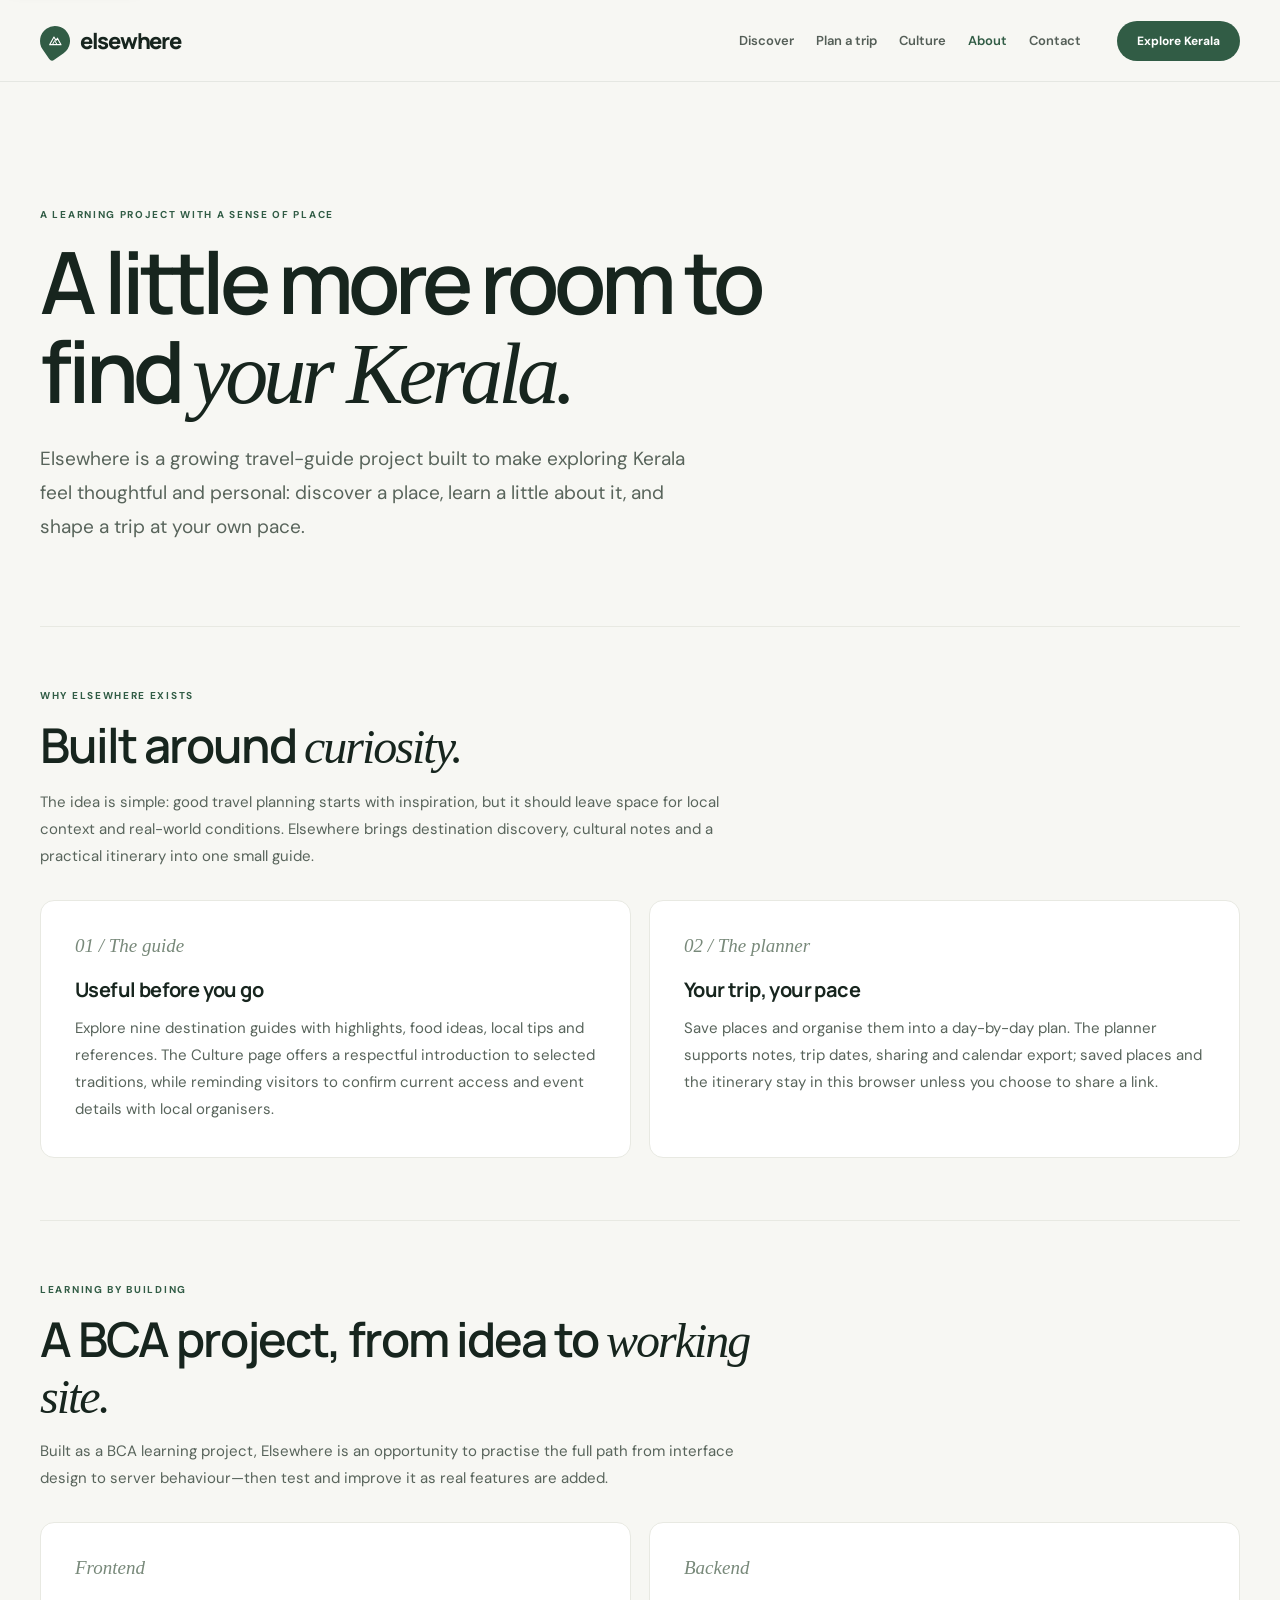
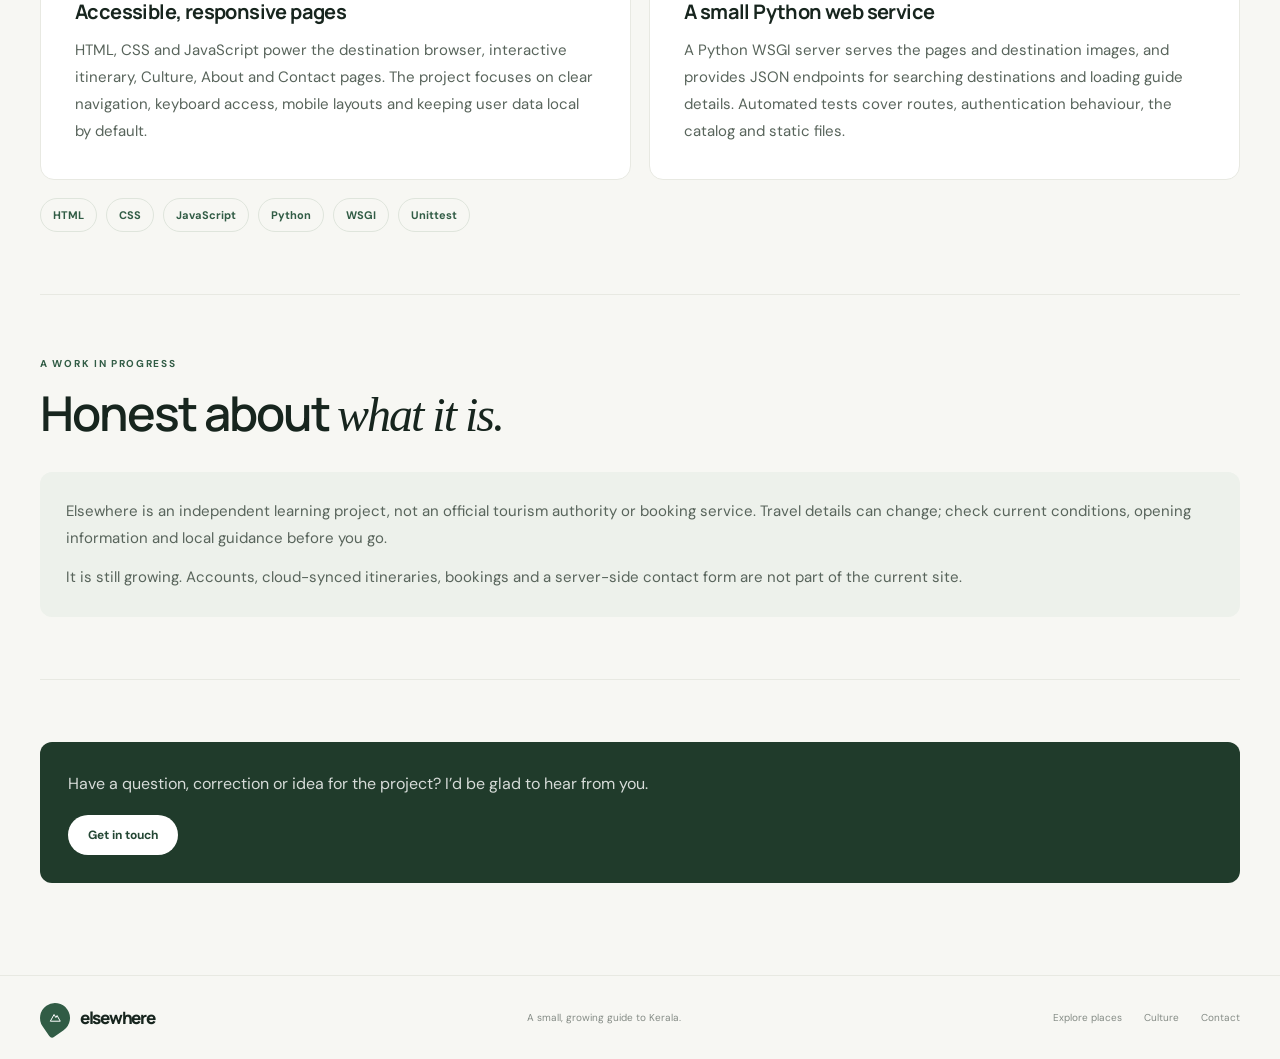
<file: about.html>
<!DOCTYPE html>
<html lang="en">
<head>
  <meta charset="UTF-8">
  <meta name="viewport" content="width=device-width, initial-scale=1.0">
  <meta name="theme-color" content="#f7f7f3">
  <meta name="description" content="Meet Elsewhere: a Kerala travel-guide and itinerary project built as part of a BCA student's web-development journey.">
  <title>About — Elsewhere, Kerala</title>
  <link rel="preconnect" href="https://fonts.googleapis.com">
  <link rel="preconnect" href="https://fonts.gstatic.com" crossorigin>
  <link href="https://fonts.googleapis.com/css2?family=DM+Sans:wght@400;500;600;700&family=Manrope:wght@400;500;600;700;800&display=swap" rel="stylesheet">
  <link rel="stylesheet" href="/navigation.css">
  <style>
    :root {
      color-scheme: light;
      --ink: #17251e;
      --green: #315c45;
      --green-dark: #244734;
      --paper: #f7f7f3;
      --line: #e8e9e2;
      --serif: Georgia, "Times New Roman", serif;
      --sans: "DM Sans", sans-serif;
      --display: "Manrope", sans-serif;
    }
    * { box-sizing: border-box; }
    html { scroll-behavior: smooth; }
    body { margin: 0; background: var(--paper); color: var(--ink); font-family: var(--sans); -webkit-font-smoothing: antialiased; }
    a { color: inherit; text-decoration: none; }
    :focus-visible { outline: 3px solid #98620b; outline-offset: 3px; }
    h1, h2, h3, p { margin-top: 0; }
    .about-hero { padding: clamp(66px, 10vw, 126px) 0 82px; }
    .eyebrow, .kicker { margin: 0 0 16px; color: var(--green); font-size: 10px; font-weight: 700; letter-spacing: 1.7px; text-transform: uppercase; }
    h1 { max-width: 850px; margin-bottom: 22px; font: 600 clamp(44px, 8vw, 86px)/1.04 var(--display); letter-spacing: -5px; }
    h1 em, h2 em { font-family: var(--serif); font-weight: 400; }
    .hero-copy { max-width: 680px; margin-bottom: 0; color: #58645b; font-size: clamp(16px, 2vw, 19px); line-height: 1.8; }
    .about-section { padding: 62px 0; border-top: 1px solid var(--line); }
    .section-heading { max-width: 720px; margin-bottom: 30px; }
    h2 { margin-bottom: 14px; font: 600 clamp(30px, 4vw, 48px)/1.13 var(--display); letter-spacing: -2px; }
    .section-intro, .about-card p, .project-note p { color: #58645b; font-size: 15px; line-height: 1.8; }
    .about-grid { display: grid; grid-template-columns: repeat(2, minmax(0, 1fr)); gap: 18px; }
    .about-card { min-width: 0; padding: clamp(22px, 4vw, 34px); border: 1px solid var(--line); border-radius: 14px; background: #fff; }
    .about-card h3 { margin-bottom: 12px; font: 700 20px/1.3 var(--display); letter-spacing: -.6px; }
    .about-card p:last-child { margin-bottom: 0; }
    .card-index { display: block; margin-bottom: 20px; color: #78897a; font: italic 19px var(--serif); }
    .stack-list { display: flex; flex-wrap: wrap; gap: 9px; margin-top: 18px; }
    .stack-list span { padding: 9px 12px; border: 1px solid #dfe5dc; border-radius: 99px; color: var(--green); font-size: 11px; font-weight: 700; }
    .project-note { padding: 26px; border-radius: 12px; background: #edf1eb; }
    .project-note p { margin: 0; }
    .project-note p + p { margin-top: 12px; }
    .closing { padding: 28px; border-radius: 12px; background: #203b2b; color: #fff; }
    .closing p { max-width: 740px; margin-bottom: 16px; color: rgba(255,255,255,.82); line-height: 1.8; }
    .closing .sign-in { width: fit-content; background: #fff; color: var(--green-dark); }
    .footer { margin-top: 30px; border-top: 1px solid var(--line); }
    .footer-inner { min-height: 83px; display: flex; align-items: center; justify-content: space-between; gap: 18px; color: #858c86; font-size: 10px; }
    .footer-inner .brand { color: var(--ink); font-size: 17px; }
    .footer-links { display: flex; flex-wrap: wrap; gap: 22px; }
    .footer-links a:hover { color: var(--green); }
    @media (max-width: 640px) {
      h1 { letter-spacing: -3px; }
      .about-hero { padding: 62px 0 54px; }
      .about-section { padding: 48px 0; }
      .about-grid { grid-template-columns: 1fr; }
      .footer-inner { min-height: 100px; flex-wrap: wrap; justify-content: space-between; padding: 20px 0; }
      .footer-inner > span { order: 3; width: 100%; }
      .footer-links { gap: 13px; font-size: 9px; }
    }
    @media (prefers-reduced-motion: reduce) {
      *, *::before, *::after { scroll-behavior: auto !important; transition-duration: .01ms !important; animation-duration: .01ms !important; }
    }
  </style>
</head>
<body>
  <a class="skip-link" href="#main-content">Skip to content</a>
  <header class="topbar">
    <nav class="nav shell" aria-label="Main navigation">
      <a class="brand" href="/" aria-label="Elsewhere home">
        <span class="brand-mark" aria-hidden="true">
          <svg width="16" height="16" viewBox="0 0 24 24" fill="none"><path d="M4 17.5 10.4 6l3.1 5.3 2.1-3.5L21 17.5H4Z" stroke="currentColor" stroke-width="1.7" stroke-linejoin="round"/><path d="m8.1 17.5 3.4-6.1 3.6 6.1" stroke="currentColor" stroke-width="1.5" stroke-linejoin="round"/></svg>
        </span>
        elsewhere
      </a>
      <div class="nav-links" id="nav-links">
        <a href="/#destinations">Discover</a>
        <a href="/#trip-planner">Plan a trip</a>
        <a href="/culture.html">Culture</a>
        <a href="/about.html" aria-current="page">About</a>
        <a href="/contact.html">Contact</a>
      </div>
      <div class="nav-actions">
        <a class="sign-in" href="/#destinations">Explore Kerala</a>
        <button class="menu-toggle" id="menu-toggle" type="button" aria-label="Open navigation menu" aria-expanded="false" aria-controls="nav-links">
          <svg width="21" height="21" viewBox="0 0 24 24" fill="none" aria-hidden="true"><path d="M4 7h16M4 12h16M4 17h16" stroke="currentColor" stroke-width="1.7" stroke-linecap="round"/></svg>
        </button>
      </div>
    </nav>
  </header>

  <main id="main-content" class="shell" tabindex="-1">
    <section class="about-hero" aria-labelledby="about-title">
      <p class="eyebrow">A learning project with a sense of place</p>
      <h1 id="about-title">A little more room to find <em>your Kerala.</em></h1>
      <p class="hero-copy">Elsewhere is a growing travel-guide project built to make exploring Kerala feel thoughtful and personal: discover a place, learn a little about it, and shape a trip at your own pace.</p>
    </section>

    <section class="about-section" aria-labelledby="story-title">
      <div class="section-heading">
        <p class="kicker">Why Elsewhere exists</p>
        <h2 id="story-title">Built around <em>curiosity.</em></h2>
        <p class="section-intro">The idea is simple: good travel planning starts with inspiration, but it should leave space for local context and real-world conditions. Elsewhere brings destination discovery, cultural notes and a practical itinerary into one small guide.</p>
      </div>
      <div class="about-grid">
        <article class="about-card">
          <span class="card-index">01 / The guide</span>
          <h3>Useful before you go</h3>
          <p>Explore nine destination guides with highlights, food ideas, local tips and references. The Culture page offers a respectful introduction to selected traditions, while reminding visitors to confirm current access and event details with local organisers.</p>
        </article>
        <article class="about-card">
          <span class="card-index">02 / The planner</span>
          <h3>Your trip, your pace</h3>
          <p>Save places and organise them into a day-by-day plan. The planner supports notes, trip dates, sharing and calendar export; saved places and the itinerary stay in this browser unless you choose to share a link.</p>
        </article>
      </div>
    </section>

    <section class="about-section" aria-labelledby="build-title">
      <div class="section-heading">
        <p class="kicker">Learning by building</p>
        <h2 id="build-title">A BCA project, from idea to <em>working site.</em></h2>
        <p class="section-intro">Built as a BCA learning project, Elsewhere is an opportunity to practise the full path from interface design to server behaviour—then test and improve it as real features are added.</p>
      </div>
      <div class="about-grid">
        <article class="about-card">
          <span class="card-index">Frontend</span>
          <h3>Accessible, responsive pages</h3>
          <p>HTML, CSS and JavaScript power the destination browser, interactive itinerary, Culture, About and Contact pages. The project focuses on clear navigation, keyboard access, mobile layouts and keeping user data local by default.</p>
        </article>
        <article class="about-card">
          <span class="card-index">Backend</span>
          <h3>A small Python web service</h3>
          <p>A Python WSGI server serves the pages and destination images, and provides JSON endpoints for searching destinations and loading guide details. Automated tests cover routes, authentication behaviour, the catalog and static files.</p>
        </article>
      </div>
      <div class="stack-list" aria-label="Technologies used">
        <span>HTML</span><span>CSS</span><span>JavaScript</span><span>Python</span><span>WSGI</span><span>Unittest</span>
      </div>
    </section>

    <section class="about-section" aria-labelledby="scope-title">
      <div class="section-heading">
        <p class="kicker">A work in progress</p>
        <h2 id="scope-title">Honest about <em>what it is.</em></h2>
      </div>
      <div class="project-note">
        <p>Elsewhere is an independent learning project, not an official tourism authority or booking service. Travel details can change; check current conditions, opening information and local guidance before you go.</p>
        <p>It is still growing. Accounts, cloud-synced itineraries, bookings and a server-side contact form are not part of the current site.</p>
      </div>
    </section>

    <section class="about-section" aria-label="Explore more">
      <div class="closing">
        <p>Have a question, correction or idea for the project? I’d be glad to hear from you.</p>
        <a class="sign-in" href="/contact.html">Get in touch</a>
      </div>
    </section>
  </main>

  <footer class="footer">
    <div class="footer-inner shell">
      <a class="brand" href="/" aria-label="Elsewhere home">
        <span class="brand-mark" aria-hidden="true"><svg width="14" height="14" viewBox="0 0 24 24" fill="none"><path d="M4 17.5 10.4 6l3.1 5.3 2.1-3.5L21 17.5H4Z" stroke="currentColor" stroke-width="1.7" stroke-linejoin="round"/></svg></span> elsewhere
      </a>
      <span>A small, growing guide to Kerala.</span>
      <div class="footer-links"><a href="/#destinations">Explore places</a><a href="/culture.html">Culture</a><a href="/contact.html">Contact</a></div>
    </div>
  </footer>
  <script src="/navigation.js"></script>
</body>
</html>
</file>
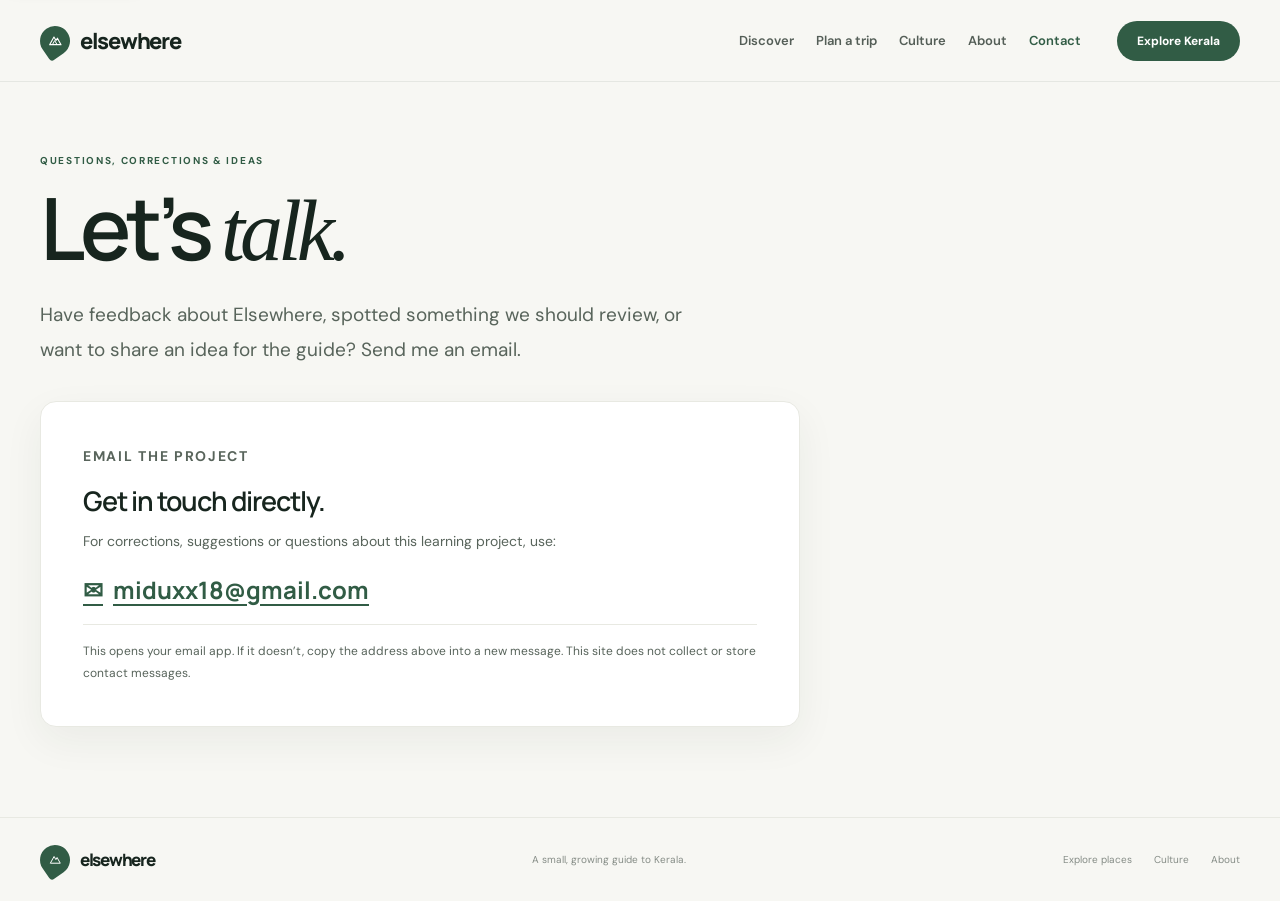
<file: contact.html>
<!DOCTYPE html>
<html lang="en">
<head>
  <meta charset="UTF-8">
  <meta name="viewport" content="width=device-width, initial-scale=1.0">
  <meta name="theme-color" content="#f7f7f3">
  <meta name="description" content="Contact the Elsewhere Kerala guide project with a question, correction or suggestion.">
  <title>Contact — Elsewhere, Kerala</title>
  <link rel="preconnect" href="https://fonts.googleapis.com">
  <link rel="preconnect" href="https://fonts.gstatic.com" crossorigin>
  <link href="https://fonts.googleapis.com/css2?family=DM+Sans:wght@400;500;600;700&family=Manrope:wght@400;500;600;700;800&display=swap" rel="stylesheet">
  <link rel="stylesheet" href="/navigation.css">
  <style>
    :root {
      color-scheme: light;
      --ink: #17251e;
      --green: #315c45;
      --green-dark: #244734;
      --paper: #f7f7f3;
      --line: #e8e9e2;
      --serif: Georgia, "Times New Roman", serif;
      --sans: "DM Sans", sans-serif;
      --display: "Manrope", sans-serif;
    }
    * { box-sizing: border-box; }
    html { scroll-behavior: smooth; }
    body { margin: 0; background: var(--paper); color: var(--ink); font-family: var(--sans); -webkit-font-smoothing: antialiased; }
    a { color: inherit; text-decoration: none; }
    :focus-visible { outline: 3px solid #98620b; outline-offset: 3px; }
    h1, h2, p { margin-top: 0; }
    .contact-main { min-height: calc(100vh - 82px - 114px); display: grid; align-content: center; padding-top: 72px; padding-bottom: 90px; }
    .eyebrow, .kicker { margin: 0 0 16px; color: var(--green); font-size: 10px; font-weight: 700; letter-spacing: 1.7px; text-transform: uppercase; }
    h1 { max-width: 780px; margin-bottom: 22px; font: 600 clamp(44px, 8vw, 86px)/1.04 var(--display); letter-spacing: -5px; }
    h1 em, h2 em { font-family: var(--serif); font-weight: 400; }
    .intro { max-width: 650px; margin-bottom: 34px; color: #58645b; font-size: clamp(16px, 2vw, 19px); line-height: 1.8; }
    .contact-card { max-width: 760px; padding: clamp(24px, 5vw, 42px); border: 1px solid var(--line); border-radius: 16px; background: #fff; box-shadow: 0 14px 40px rgba(30,45,34,.06); }
    .contact-card h2 { margin-bottom: 12px; font: 600 27px/1.2 var(--display); letter-spacing: -1px; }
    .contact-card p { color: #58645b; font-size: 14px; line-height: 1.8; }
    .email-link { display: inline-flex; align-items: center; gap: 10px; margin: 4px 0 18px; color: var(--green); font: 700 clamp(18px, 3vw, 24px)/1.4 var(--display); overflow-wrap: anywhere; text-decoration: underline; text-underline-offset: 5px; }
    .email-link:hover { color: var(--green-dark); }
    .privacy-note { margin-bottom: 0; padding-top: 16px; border-top: 1px solid var(--line); font-size: 12px !important; }
    .footer { border-top: 1px solid var(--line); }
    .footer-inner { min-height: 83px; display: flex; align-items: center; justify-content: space-between; gap: 18px; color: #858c86; font-size: 10px; }
    .footer-inner .brand { color: var(--ink); font-size: 17px; }
    .footer-links { display: flex; flex-wrap: wrap; gap: 22px; }
    .footer-links a:hover { color: var(--green); }
    @media (max-width: 640px) {
      h1 { letter-spacing: -3px; }
      .contact-main { min-height: calc(100vh - 68px - 100px); padding-top: 54px; padding-bottom: 62px; }
      .contact-card h2 { font-size: 23px; }
      .footer-inner { min-height: 100px; flex-wrap: wrap; justify-content: space-between; padding: 20px 0; }
      .footer-inner > span { order: 3; width: 100%; }
      .footer-links { gap: 13px; font-size: 9px; }
    }
    @media (prefers-reduced-motion: reduce) {
      *, *::before, *::after { scroll-behavior: auto !important; transition-duration: .01ms !important; animation-duration: .01ms !important; }
    }
  </style>
</head>
<body>
  <a class="skip-link" href="#main-content">Skip to content</a>
  <header class="topbar">
    <nav class="nav shell" aria-label="Main navigation">
      <a class="brand" href="/" aria-label="Elsewhere home">
        <span class="brand-mark" aria-hidden="true">
          <svg width="16" height="16" viewBox="0 0 24 24" fill="none"><path d="M4 17.5 10.4 6l3.1 5.3 2.1-3.5L21 17.5H4Z" stroke="currentColor" stroke-width="1.7" stroke-linejoin="round"/><path d="m8.1 17.5 3.4-6.1 3.6 6.1" stroke="currentColor" stroke-width="1.5" stroke-linejoin="round"/></svg>
        </span>
        elsewhere
      </a>
      <div class="nav-links" id="nav-links">
        <a href="/#destinations">Discover</a>
        <a href="/#trip-planner">Plan a trip</a>
        <a href="/culture.html">Culture</a>
        <a href="/about.html">About</a>
        <a href="/contact.html" aria-current="page">Contact</a>
      </div>
      <div class="nav-actions">
        <a class="sign-in" href="/#destinations">Explore Kerala</a>
        <button class="menu-toggle" id="menu-toggle" type="button" aria-label="Open navigation menu" aria-expanded="false" aria-controls="nav-links">
          <svg width="21" height="21" viewBox="0 0 24 24" fill="none" aria-hidden="true"><path d="M4 7h16M4 12h16M4 17h16" stroke="currentColor" stroke-width="1.7" stroke-linecap="round"/></svg>
        </button>
      </div>
    </nav>
  </header>

  <main id="main-content" class="contact-main shell" tabindex="-1">
    <section aria-labelledby="contact-title">
      <p class="eyebrow">Questions, corrections &amp; ideas</p>
      <h1 id="contact-title">Let’s <em>talk.</em></h1>
      <p class="intro">Have feedback about Elsewhere, spotted something we should review, or want to share an idea for the guide? Send me an email.</p>
      <div class="contact-card">
        <p class="kicker">Email the project</p>
        <h2>Get in touch directly.</h2>
        <p>For corrections, suggestions or questions about this learning project, use:</p>
        <a class="email-link" href="mailto:miduxx18@gmail.com?subject=Elsewhere%20Kerala%20guide">
          <span aria-hidden="true">✉</span>
          <span>miduxx18@gmail.com</span>
        </a>
        <p class="privacy-note">This opens your email app. If it doesn’t, copy the address above into a new message. This site does not collect or store contact messages.</p>
      </div>
    </section>
  </main>

  <footer class="footer">
    <div class="footer-inner shell">
      <a class="brand" href="/" aria-label="Elsewhere home">
        <span class="brand-mark" aria-hidden="true"><svg width="14" height="14" viewBox="0 0 24 24" fill="none"><path d="M4 17.5 10.4 6l3.1 5.3 2.1-3.5L21 17.5H4Z" stroke="currentColor" stroke-width="1.7" stroke-linejoin="round"/></svg></span> elsewhere
      </a>
      <span>A small, growing guide to Kerala.</span>
      <div class="footer-links"><a href="/#destinations">Explore places</a><a href="/culture.html">Culture</a><a href="/about.html">About</a></div>
    </div>
  </footer>
  <script src="/navigation.js"></script>
</body>
</html>
</file>
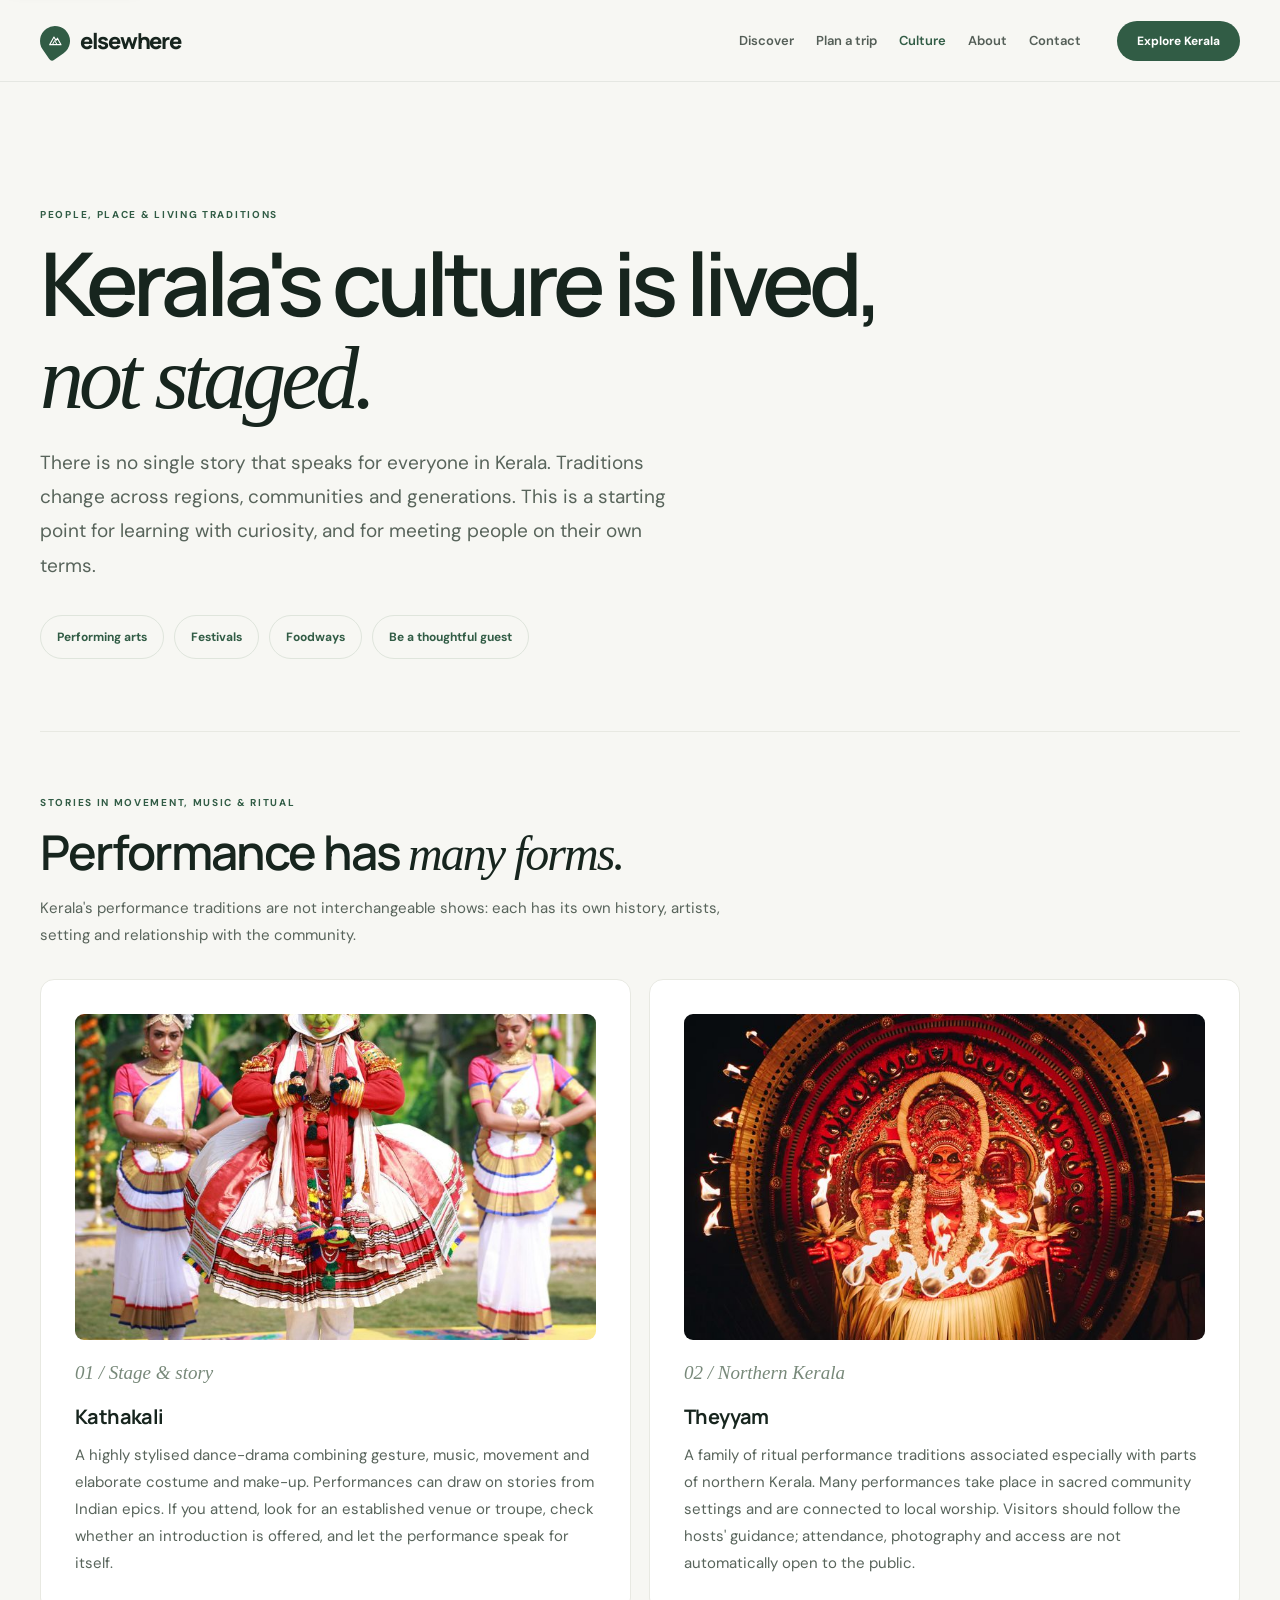
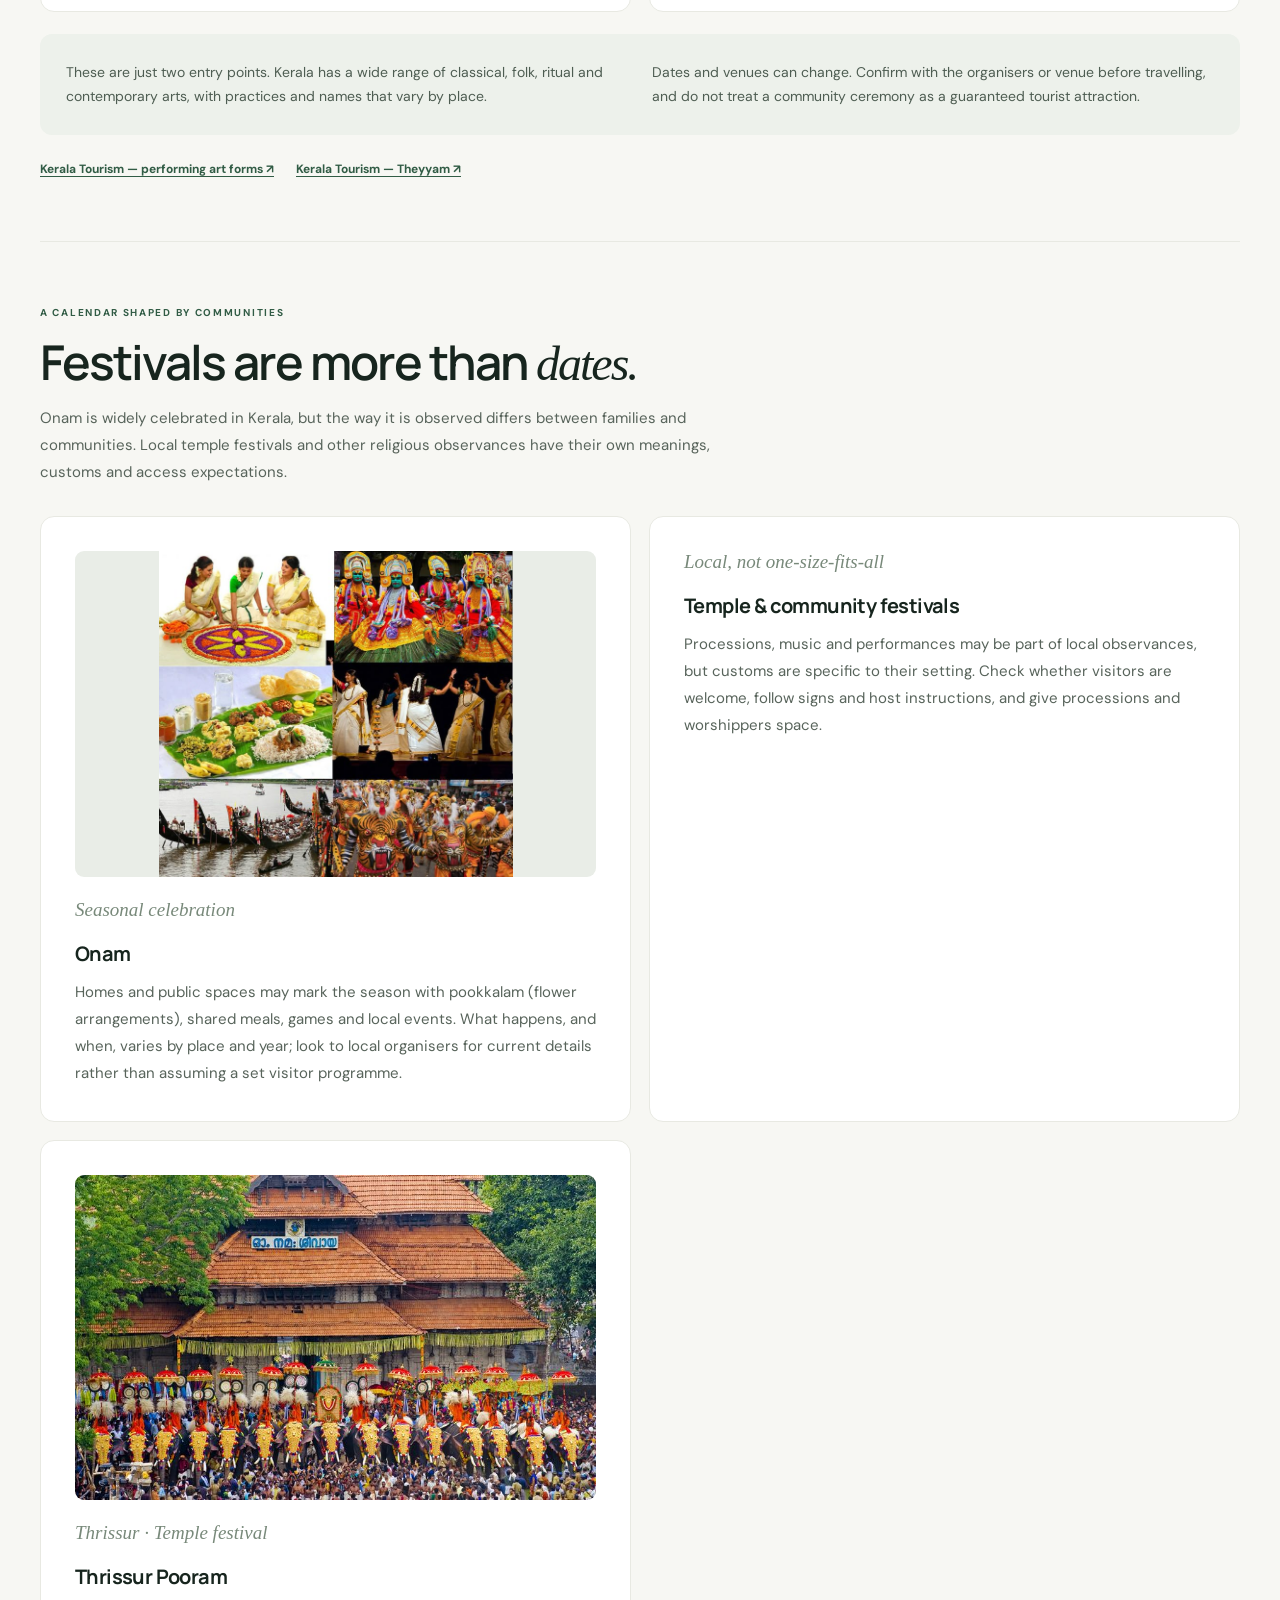
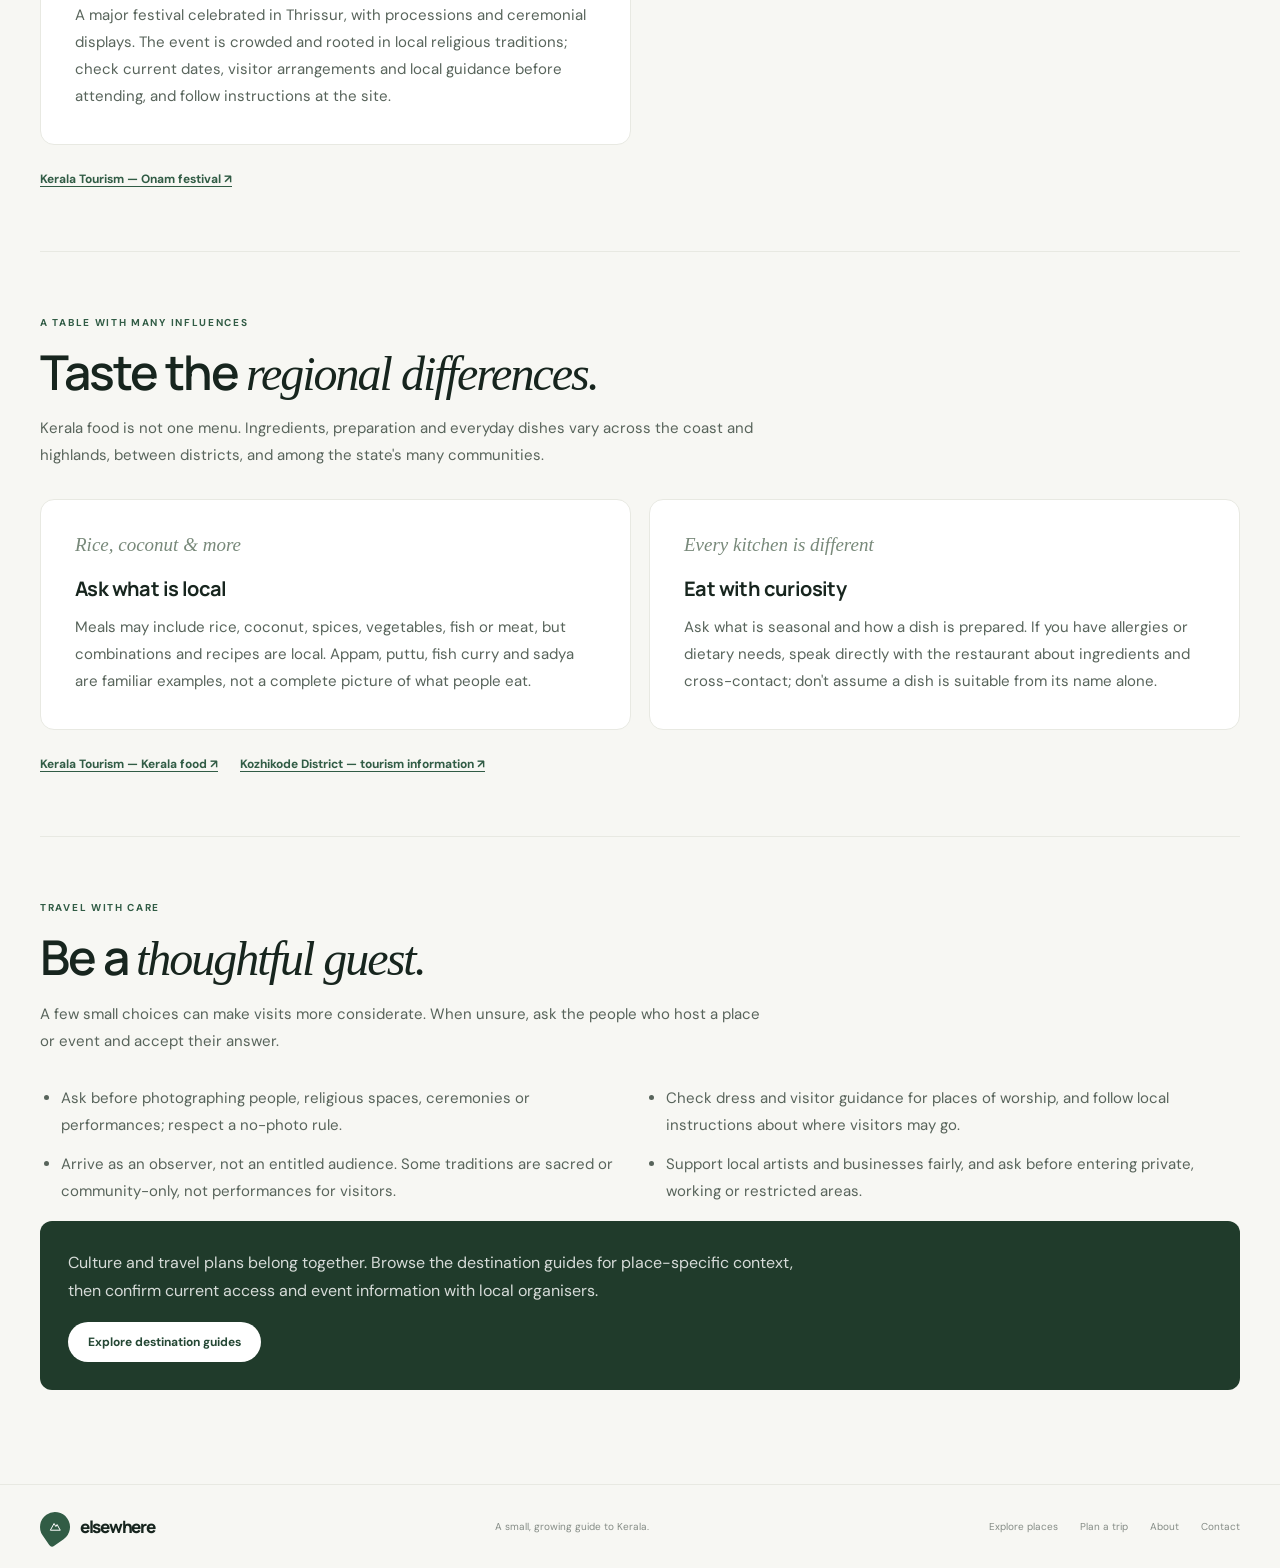
<file: culture.html>
<!DOCTYPE html>
<html lang="en">
<head>
  <meta charset="UTF-8">
  <meta name="viewport" content="width=device-width, initial-scale=1.0">
  <meta name="theme-color" content="#f7f7f3">
  <meta name="description" content="Explore Kerala's living cultural traditions, performance arts, festivals and food with context and respect.">
  <title>Culture — Elsewhere, Kerala</title>
  <link rel="preconnect" href="https://fonts.googleapis.com">
  <link rel="preconnect" href="https://fonts.gstatic.com" crossorigin>
  <link href="https://fonts.googleapis.com/css2?family=DM+Sans:wght@400;500;600;700&family=Manrope:wght@400;500;600;700;800&display=swap" rel="stylesheet">
  <link rel="stylesheet" href="/navigation.css">
  <style>
    :root {
      color-scheme: light;
      --ink: #17251e;
      --muted: #68736b;
      --green: #315c45;
      --green-dark: #244734;
      --paper: #f7f7f3;
      --line: #e8e9e2;
      --serif: Georgia, "Times New Roman", serif;
      --sans: "DM Sans", sans-serif;
      --display: "Manrope", sans-serif;
    }
    * { box-sizing: border-box; }
    html { scroll-behavior: smooth; }
    body { margin: 0; background: var(--paper); color: var(--ink); font-family: var(--sans); -webkit-font-smoothing: antialiased; }
    a { color: inherit; text-decoration: none; }
    :focus-visible { outline: 3px solid #98620b; outline-offset: 3px; }
    .culture-hero { padding: clamp(64px, 10vw, 126px) 0 72px; }
    .eyebrow, .kicker { margin: 0 0 16px; color: var(--green); font-size: 10px; font-weight: 700; letter-spacing: 1.7px; text-transform: uppercase; }
    h1, h2, h3, p { margin-top: 0; }
    h1 { max-width: 880px; margin-bottom: 22px; font: 600 clamp(44px, 8vw, 88px)/1.04 var(--display); letter-spacing: -5px; }
    h1 em, h2 em { font-family: var(--serif); font-weight: 400; }
    .hero-copy { max-width: 650px; margin-bottom: 0; color: #58645b; font-size: clamp(16px, 2vw, 19px); line-height: 1.8; }
    .culture-nav { display: flex; flex-wrap: wrap; gap: 10px; margin-top: 32px; }
    .culture-nav a { min-height: 44px; display: inline-flex; align-items: center; padding: 11px 16px; border: 1px solid #dfe5dc; border-radius: 999px; color: var(--green); font-size: 12px; font-weight: 700; }
    .culture-nav a:hover { border-color: var(--green); background: #eef2ed; }
    .culture-section { padding: 64px 0; border-top: 1px solid var(--line); scroll-margin-top: 30px; }
    .section-heading { max-width: 730px; margin-bottom: 30px; }
    h2 { margin-bottom: 14px; font: 600 clamp(30px, 4vw, 48px)/1.13 var(--display); letter-spacing: -2px; }
    .section-intro, .culture-card p, .respect-list li { color: #58645b; font-size: 15px; line-height: 1.8; }
    .culture-grid { display: grid; grid-template-columns: repeat(2, minmax(0, 1fr)); gap: 18px; }
    .culture-card { min-width: 0; padding: clamp(22px, 4vw, 34px); border: 1px solid var(--line); border-radius: 14px; background: #fff; }
    .culture-card h3 { margin-bottom: 12px; font: 700 20px/1.3 var(--display); letter-spacing: -.6px; }
    .culture-card p:last-child { margin-bottom: 0; }
    .culture-image { display: block; width: 100%; aspect-ratio: 16 / 10; margin: 0 0 22px; border-radius: 9px; object-fit: cover; background: #e9ede7; }
    .culture-image.onam { aspect-ratio: 16 / 10; object-fit: contain; }
    .card-index { display: block; margin-bottom: 20px; color: #78897a; font: italic 19px var(--serif); }
    .region-note { display: grid; grid-template-columns: 1fr 1fr; gap: 24px; margin-top: 22px; padding: 26px; border-radius: 12px; background: #edf1eb; }
    .region-note p { margin: 0; color: #4e5d52; font-size: 14px; line-height: 1.75; }
    .respect-list { display: grid; grid-template-columns: repeat(2, minmax(0, 1fr)); gap: 12px 30px; padding-left: 21px; }
    .sources { display: flex; flex-wrap: wrap; gap: 10px 22px; margin-top: 26px; }
    .sources a { color: var(--green); font-size: 12px; font-weight: 700; text-decoration: underline; text-underline-offset: 3px; }
    .closing { padding: 28px; border-radius: 12px; background: #203b2b; color: #fff; }
    .closing p { max-width: 740px; margin-bottom: 16px; color: rgba(255,255,255,.82); line-height: 1.8; }
    .closing .sign-in { width: fit-content; background: #fff; color: var(--green-dark); }
    .footer { margin-top: 30px; border-top: 1px solid var(--line); }
    .footer-inner { min-height: 83px; display: flex; align-items: center; justify-content: space-between; gap: 18px; color: #858c86; font-size: 10px; }
    .footer-inner .brand { color: var(--ink); font-size: 17px; }
    .footer-links { display: flex; flex-wrap: wrap; gap: 22px; }
    .footer-links a:hover { color: var(--green); }
    @media (max-width: 640px) {
      h1 { letter-spacing: -3px; }
      .culture-hero { padding: 62px 0 54px; }
      .culture-section { padding: 48px 0; }
      .culture-grid, .region-note, .respect-list { grid-template-columns: 1fr; }
      .region-note { gap: 12px; }
      .footer-inner { min-height: 100px; flex-wrap: wrap; justify-content: space-between; padding: 20px 0; }
      .footer-inner > span { order: 3; width: 100%; }
      .footer-links { gap: 13px; font-size: 9px; }
    }
    @media (prefers-reduced-motion: reduce) {
      *, *::before, *::after { scroll-behavior: auto !important; transition-duration: .01ms !important; animation-duration: .01ms !important; }
    }
  </style>
</head>
<body>
  <a class="skip-link" href="#main-content">Skip to content</a>
  <header class="topbar">
    <nav class="nav shell" aria-label="Main navigation">
      <a class="brand" href="/" aria-label="Elsewhere home">
        <span class="brand-mark" aria-hidden="true">
          <svg width="16" height="16" viewBox="0 0 24 24" fill="none"><path d="M4 17.5 10.4 6l3.1 5.3 2.1-3.5L21 17.5H4Z" stroke="currentColor" stroke-width="1.7" stroke-linejoin="round"/><path d="m8.1 17.5 3.4-6.1 3.6 6.1" stroke="currentColor" stroke-width="1.5" stroke-linejoin="round"/></svg>
        </span>
        elsewhere
      </a>
      <div class="nav-links" id="nav-links">
        <a href="/#destinations">Discover</a>
        <a href="/#trip-planner">Plan a trip</a>
        <a href="/culture.html" aria-current="page">Culture</a>
        <a href="/about.html">About</a>
        <a href="/contact.html">Contact</a>
      </div>
      <div class="nav-actions">
        <a class="sign-in" href="/#destinations">Explore Kerala</a>
        <button class="menu-toggle" id="menu-toggle" type="button" aria-label="Open navigation menu" aria-expanded="false" aria-controls="nav-links">
          <svg width="21" height="21" viewBox="0 0 24 24" fill="none" aria-hidden="true"><path d="M4 7h16M4 12h16M4 17h16" stroke="currentColor" stroke-width="1.7" stroke-linecap="round"/></svg>
        </button>
      </div>
    </nav>
  </header>

  <main id="main-content" class="shell" tabindex="-1">
    <section class="culture-hero" aria-labelledby="culture-title">
      <p class="eyebrow">People, place &amp; living traditions</p>
      <h1 id="culture-title">Kerala's culture is lived, <em>not staged.</em></h1>
      <p class="hero-copy">There is no single story that speaks for everyone in Kerala. Traditions change across regions, communities and generations. This is a starting point for learning with curiosity, and for meeting people on their own terms.</p>
      <nav class="culture-nav" aria-label="Culture topics">
        <a href="#performing-arts">Performing arts</a>
        <a href="#festivals">Festivals</a>
        <a href="#food">Foodways</a>
        <a href="#respectful-visits">Be a thoughtful guest</a>
      </nav>
    </section>

    <section class="culture-section" id="performing-arts" aria-labelledby="arts-title">
      <div class="section-heading">
        <p class="kicker">Stories in movement, music &amp; ritual</p>
        <h2 id="arts-title">Performance has <em>many forms.</em></h2>
        <p class="section-intro">Kerala's performance traditions are not interchangeable shows: each has its own history, artists, setting and relationship with the community.</p>
      </div>
      <div class="culture-grid">
        <article class="culture-card">
          <img class="culture-image" src="/images/kathakali.jpg" alt="Kathakali dancer in detailed costume and makeup performing with two dancers">
          <span class="card-index">01 / Stage &amp; story</span>
          <h3>Kathakali</h3>
          <p>A highly stylised dance-drama combining gesture, music, movement and elaborate costume and make-up. Performances can draw on stories from Indian epics. If you attend, look for an established venue or troupe, check whether an introduction is offered, and let the performance speak for itself.</p>
        </article>
        <article class="culture-card">
          <img class="culture-image" src="/images/theyyam.jpg" alt="Theyyam performer in an ornate circular headdress and ritual costume">
          <span class="card-index">02 / Northern Kerala</span>
          <h3>Theyyam</h3>
          <p>A family of ritual performance traditions associated especially with parts of northern Kerala. Many performances take place in sacred community settings and are connected to local worship. Visitors should follow the hosts' guidance; attendance, photography and access are not automatically open to the public.</p>
        </article>
      </div>
      <div class="region-note">
        <p>These are just two entry points. Kerala has a wide range of classical, folk, ritual and contemporary arts, with practices and names that vary by place.</p>
        <p>Dates and venues can change. Confirm with the organisers or venue before travelling, and do not treat a community ceremony as a guaranteed tourist attraction.</p>
      </div>
      <div class="sources" aria-label="Sources for performing arts">
        <a href="https://www.keralatourism.org/artforms/" target="_blank" rel="noopener noreferrer">Kerala Tourism — performing art forms ↗</a>
        <a href="https://www.keralatourism.org/artforms/theyyam/" target="_blank" rel="noopener noreferrer">Kerala Tourism — Theyyam ↗</a>
      </div>
    </section>

    <section class="culture-section" id="festivals" aria-labelledby="festivals-title">
      <div class="section-heading">
        <p class="kicker">A calendar shaped by communities</p>
        <h2 id="festivals-title">Festivals are more than <em>dates.</em></h2>
        <p class="section-intro">Onam is widely celebrated in Kerala, but the way it is observed differs between families and communities. Local temple festivals and other religious observances have their own meanings, customs and access expectations.</p>
      </div>
      <div class="culture-grid">
        <article class="culture-card">
          <img class="culture-image onam" src="/images/onam.jpg" alt="Collage showing pookkalam, a festive meal, group dances and community celebrations associated with Onam">
          <span class="card-index">Seasonal celebration</span>
          <h3>Onam</h3>
          <p>Homes and public spaces may mark the season with pookkalam (flower arrangements), shared meals, games and local events. What happens, and when, varies by place and year; look to local organisers for current details rather than assuming a set visitor programme.</p>
        </article>
        <article class="culture-card">
          <span class="card-index">Local, not one-size-fits-all</span>
          <h3>Temple &amp; community festivals</h3>
          <p>Processions, music and performances may be part of local observances, but customs are specific to their setting. Check whether visitors are welcome, follow signs and host instructions, and give processions and worshippers space.</p>
        </article>
        <article class="culture-card">
          <img class="culture-image" src="/images/thrissurpooram.jpg" alt="Thrissur Pooram procession with decorated elephants and parasols outside a temple">
          <span class="card-index">Thrissur · Temple festival</span>
          <h3>Thrissur Pooram</h3>
          <p>A major festival celebrated in Thrissur, with processions and ceremonial displays. The event is crowded and rooted in local religious traditions; check current dates, visitor arrangements and local guidance before attending, and follow instructions at the site.</p>
        </article>
      </div>
      <div class="sources" aria-label="Sources for festivals">
        <a href="https://www.keralatourism.org/event/onam-festival/" target="_blank" rel="noopener noreferrer">Kerala Tourism — Onam festival ↗</a>
      </div>
    </section>

    <section class="culture-section" id="food" aria-labelledby="food-title">
      <div class="section-heading">
        <p class="kicker">A table with many influences</p>
        <h2 id="food-title">Taste the <em>regional differences.</em></h2>
        <p class="section-intro">Kerala food is not one menu. Ingredients, preparation and everyday dishes vary across the coast and highlands, between districts, and among the state's many communities.</p>
      </div>
      <div class="culture-grid">
        <article class="culture-card">
          <span class="card-index">Rice, coconut &amp; more</span>
          <h3>Ask what is local</h3>
          <p>Meals may include rice, coconut, spices, vegetables, fish or meat, but combinations and recipes are local. Appam, puttu, fish curry and sadya are familiar examples, not a complete picture of what people eat.</p>
        </article>
        <article class="culture-card">
          <span class="card-index">Every kitchen is different</span>
          <h3>Eat with curiosity</h3>
          <p>Ask what is seasonal and how a dish is prepared. If you have allergies or dietary needs, speak directly with the restaurant about ingredients and cross-contact; don't assume a dish is suitable from its name alone.</p>
        </article>
      </div>
      <div class="sources" aria-label="Sources for Kerala food">
        <a href="https://www.keralatourism.org/kerala-food/" target="_blank" rel="noopener noreferrer">Kerala Tourism — Kerala food ↗</a>
        <a href="https://kozhikode.nic.in/en/tourism/" target="_blank" rel="noopener noreferrer">Kozhikode District — tourism information ↗</a>
      </div>
    </section>

    <section class="culture-section" id="respectful-visits" aria-labelledby="visits-title">
      <div class="section-heading">
        <p class="kicker">Travel with care</p>
        <h2 id="visits-title">Be a <em>thoughtful guest.</em></h2>
        <p class="section-intro">A few small choices can make visits more considerate. When unsure, ask the people who host a place or event and accept their answer.</p>
      </div>
      <ul class="respect-list">
        <li>Ask before photographing people, religious spaces, ceremonies or performances; respect a no-photo rule.</li>
        <li>Check dress and visitor guidance for places of worship, and follow local instructions about where visitors may go.</li>
        <li>Arrive as an observer, not an entitled audience. Some traditions are sacred or community-only, not performances for visitors.</li>
        <li>Support local artists and businesses fairly, and ask before entering private, working or restricted areas.</li>
      </ul>
      <div class="closing">
        <p>Culture and travel plans belong together. Browse the destination guides for place-specific context, then confirm current access and event information with local organisers.</p>
        <a class="sign-in" href="/#destinations">Explore destination guides</a>
      </div>
    </section>
  </main>

  <footer class="footer">
    <div class="footer-inner shell">
      <a class="brand" href="/" aria-label="Elsewhere home">
        <span class="brand-mark" aria-hidden="true"><svg width="14" height="14" viewBox="0 0 24 24" fill="none"><path d="M4 17.5 10.4 6l3.1 5.3 2.1-3.5L21 17.5H4Z" stroke="currentColor" stroke-width="1.7" stroke-linejoin="round"/></svg></span> elsewhere
      </a>
      <span>A small, growing guide to Kerala.</span>
      <div class="footer-links"><a href="/#destinations">Explore places</a><a href="/#trip-planner">Plan a trip</a><a href="/about.html">About</a><a href="/contact.html">Contact</a></div>
    </div>
  </footer>
  <script src="/navigation.js"></script>
</body>
</html>
</file>
<file: navigation.css>
.shell { width: min(1320px, calc(100% - 80px)); margin: 0 auto; }
.skip-link { position: absolute; z-index: 20; top: 8px; left: 8px; padding: 12px 16px; transform: translateY(-160%); border-radius: 7px; background: #fff; color: var(--ink); font-size: 13px; font-weight: 700; box-shadow: 0 4px 16px #17251e33; }
.skip-link:focus { transform: translateY(0); }
.topbar { position: relative; z-index: 5; height: 82px; display: flex; align-items: center; border-bottom: 1px solid rgba(23,37,30,.08); }
.nav { display: flex; align-items: center; justify-content: space-between; gap: 24px; }
.brand { display: inline-flex; align-items: center; gap: 10px; font: 800 22px var(--display); letter-spacing: -1.3px; }
.brand-mark { width: 30px; height: 30px; display: grid; place-items: center; color: #fff; background: var(--green); border-radius: 50% 50% 50% 12%; transform: rotate(-35deg); }
.brand-mark svg { transform: rotate(35deg); }
.nav-links { display: flex; align-items: center; gap: 22px; margin-left: auto; margin-right: 12px; color: #545e57; font-size: 13px; font-weight: 600; }
.nav-links a:hover, .nav-links a[aria-current="page"] { color: var(--green); }
.nav-actions { display: flex; align-items: center; gap: 13px; }
.saved-link { min-height: 44px; display: inline-flex; gap: 8px; align-items: center; padding: 10px 12px; font-size: 13px; font-weight: 600; }
.saved-count { min-width: 19px; height: 19px; display: grid; place-items: center; padding: 0 5px; border-radius: 20px; background: #e8ede7; color: var(--green); font-size: 10px; }
.sign-in { display: inline-flex; align-items: center; border: 0; border-radius: 99px; background: var(--green); padding: 12px 20px; color: white; font-size: 12px; font-weight: 700; cursor: pointer; transition: background .2s, transform .2s; }
.sign-in:hover { background: var(--green-dark); transform: translateY(-1px); }
.menu-toggle { width: 44px; height: 44px; display: none; place-items: center; border: 0; background: transparent; padding: 8px; cursor: pointer; }

@media (max-width: 900px) {
  .shell { width: min(100% - 48px, 720px); }
}

@media (max-width: 860px) {
  .nav { gap: 10px; }
  .nav-actions { margin-left: auto; gap: 4px; }
  .nav-actions .sign-in { display: none; }
  .nav-links { position: absolute; z-index: 5; top: calc(100% + 5px); right: 18px; left: 18px; display: none; align-items: stretch; flex-direction: column; gap: 0; margin: 0; padding: 8px 17px; border: 1px solid var(--line); border-radius: 12px; background: white; box-shadow: 0 12px 26px #17251e14; }
  .nav-links.open { display: flex; }
  .nav-links a { padding: 13px 0; border-bottom: 1px solid #f0f1ec; }
  .nav-links a:last-child { border: 0; }
  .menu-toggle { display: grid; }
}

@media (max-width: 640px) {
  .shell { width: calc(100% - 36px); }
  .topbar { height: 68px; }
  .brand { font-size: 20px; }
  .brand-mark { width: 27px; height: 27px; }
  .saved-link { gap: 5px; padding: 8px 6px; font-size: 11px; }
}

@media (prefers-reduced-motion: reduce) {
  html { scroll-behavior: auto !important; }
}
</file>
